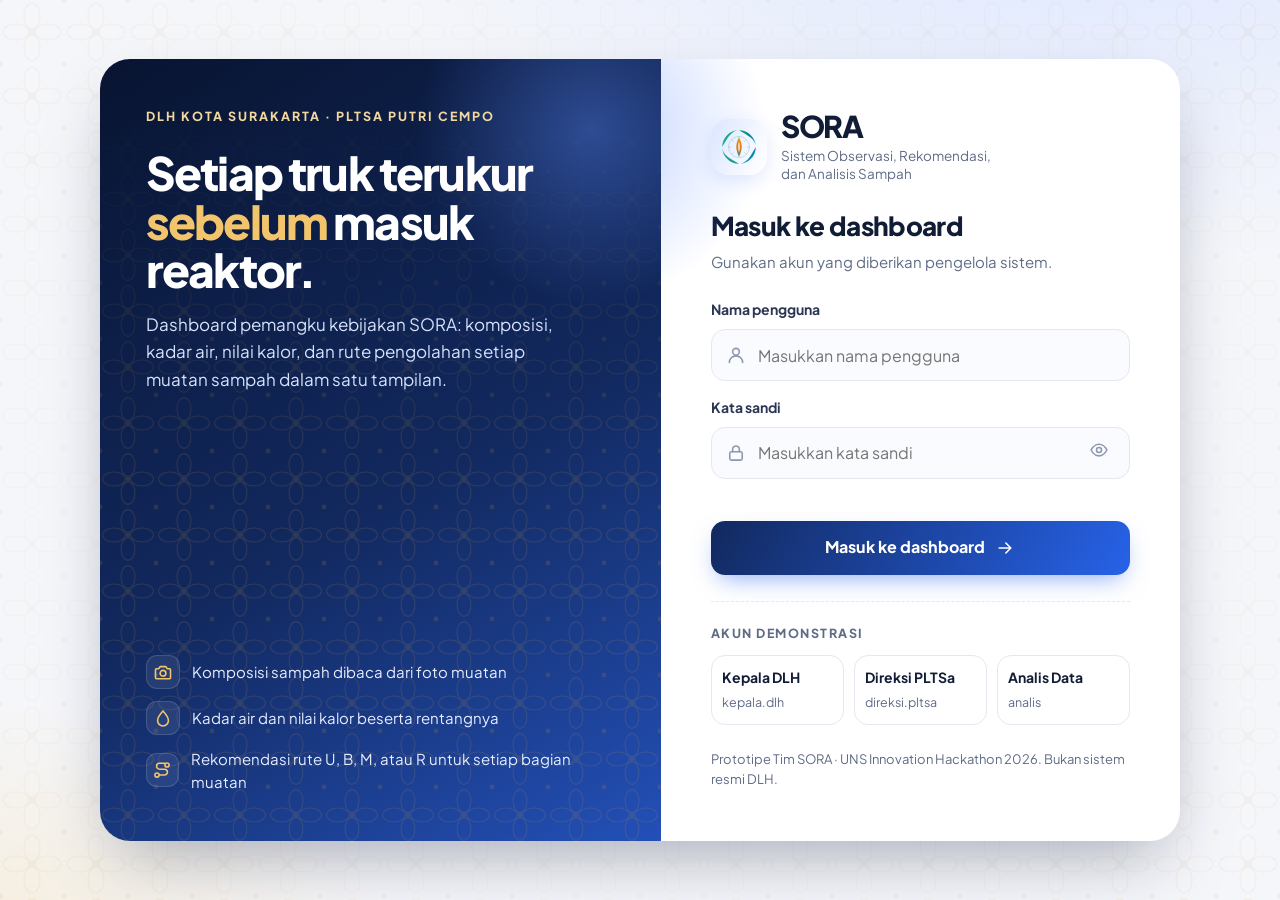
<file: demo/web/index.html>
<!doctype html>
<html lang="id">
<head>
<meta charset="utf-8">
<meta name="viewport" content="width=device-width,initial-scale=1">
<title>SORA · Dashboard Mutu Umpan PLTSa Putri Cempo</title>
<link rel="preconnect" href="https://fonts.googleapis.com">
<link rel="preconnect" href="https://fonts.gstatic.com" crossorigin>
<link href="https://fonts.googleapis.com/css2?family=Plus+Jakarta+Sans:wght@400;500;600;700;800&display=swap" rel="stylesheet">
<link rel="stylesheet" href="vendor/leaflet.css">
<link rel="stylesheet" href="css/sora.css">
</head>
<body>
<!-- Ikon (garis 24px) -->
<svg width="0" height="0" style="position:absolute" aria-hidden="true">
  <symbol id="i-home" viewBox="0 0 24 24"><path d="M3 10.5 12 3l9 7.5"/><path d="M5 9.5V20h5v-6h4v6h5V9.5"/></symbol>
  <symbol id="i-truck" viewBox="0 0 24 24"><path d="M3 6h11v10H3z"/><path d="M14 9h4l3 3.5V16h-7"/><circle cx="7" cy="17.5" r="1.8"/><circle cx="17.5" cy="17.5" r="1.8"/></symbol>
  <symbol id="i-map" viewBox="0 0 24 24"><path d="M9 4 3 6.5v13L9 17l6 2.5 6-2.5v-13L15 6.5z"/><path d="M9 4v13M15 6.5v13"/></symbol>
  <symbol id="i-pie" viewBox="0 0 24 24"><path d="M21 12.5A9 9 0 1 1 11.5 3v9.5z"/><path d="M14.5 3.2A9 9 0 0 1 20.8 9.5h-6.3z"/></symbol>
  <symbol id="i-route" viewBox="0 0 24 24"><circle cx="6" cy="18" r="2.5"/><circle cx="18" cy="6" r="2.5"/><path d="M8.5 18H15a3.5 3.5 0 0 0 0-7H9a3.5 3.5 0 0 1 0-7h6.5"/></symbol>
  <symbol id="i-flask" viewBox="0 0 24 24"><path d="M9 3h6M10 3v6L4.5 18.5A1.6 1.6 0 0 0 5.9 21h12.2a1.6 1.6 0 0 0 1.4-2.5L14 9V3"/><path d="M7.5 14h9"/></symbol>
  <symbol id="i-file" viewBox="0 0 24 24"><path d="M14 3H6.5A1.5 1.5 0 0 0 5 4.5v15A1.5 1.5 0 0 0 6.5 21h11a1.5 1.5 0 0 0 1.5-1.5V8z"/><path d="M14 3v5h5M9 13h6M9 17h6"/></symbol>
  <symbol id="i-user" viewBox="0 0 24 24"><circle cx="12" cy="8" r="4"/><path d="M4 21a8 8 0 0 1 16 0"/></symbol>
  <symbol id="i-lock" viewBox="0 0 24 24"><rect x="4.5" y="10.5" width="15" height="10" rx="2"/><path d="M8 10.5V7.5a4 4 0 0 1 8 0v3"/></symbol>
  <symbol id="i-eye" viewBox="0 0 24 24"><path d="M2.5 12S6 5 12 5s9.5 7 9.5 7-3.5 7-9.5 7-9.5-7-9.5-7z"/><circle cx="12" cy="12" r="3"/></symbol>
  <symbol id="i-out" viewBox="0 0 24 24"><path d="M15 4h3.5A1.5 1.5 0 0 1 20 5.5v13a1.5 1.5 0 0 1-1.5 1.5H15"/><path d="M10 16.5 14.5 12 10 7.5M14.5 12H4"/></symbol>
  <symbol id="i-menu" viewBox="0 0 24 24"><path d="M4 7h16M4 12h16M4 17h16"/></symbol>
  <symbol id="i-panel" viewBox="0 0 24 24"><rect x="3.5" y="4" width="17" height="16" rx="2"/><path d="M9.5 4v16"/></symbol>
  <symbol id="i-arrow-ur" viewBox="0 0 24 24"><path d="M7 17 17 7M8 7h9v9"/></symbol>
  <symbol id="i-arrow-r" viewBox="0 0 24 24"><path d="M5 12h14M13 6l6 6-6 6"/></symbol>
  <symbol id="i-drop" viewBox="0 0 24 24"><path d="M12 3.5s6.5 7 6.5 11.5a6.5 6.5 0 0 1-13 0C5.5 10.5 12 3.5 12 3.5z"/></symbol>
  <symbol id="i-zap" viewBox="0 0 24 24"><path d="M13 2.5 4.5 13.5h6.5l-1 8 8.5-11h-6.5z"/></symbol>
  <symbol id="i-scale" viewBox="0 0 24 24"><path d="M12 3v18M7 21h10M5 7h14"/><path d="M5 7 2.5 13a3 3 0 0 0 5 0zM19 7l-2.5 6a3 3 0 0 0 5 0z"/></symbol>
  <symbol id="i-alert" viewBox="0 0 24 24"><path d="M12 3.5 2.5 20h19z"/><path d="M12 10v4.5M12 17.2v.3"/></symbol>
  <symbol id="i-info" viewBox="0 0 24 24"><circle cx="12" cy="12" r="9"/><path d="M12 11v5.5M12 7.8v.3"/></symbol>
  <symbol id="i-down" viewBox="0 0 24 24"><path d="M12 4v11M7 10.5l5 5 5-5M5 20h14"/></symbol>
  <symbol id="i-up" viewBox="0 0 24 24"><path d="M12 15.5V4.5M7 9l5-5 5 5M5 20h14"/></symbol>
  <symbol id="i-print" viewBox="0 0 24 24"><path d="M7 9V3.5h10V9"/><rect x="3.5" y="9" width="17" height="8" rx="2"/><path d="M7 14h10v6.5H7z"/></symbol>
  <symbol id="i-leaf" viewBox="0 0 24 24"><path d="M5 19c0-8 5-14 15-14 0 10-6 15-14 15"/><path d="M5 19c3-4 6-6.5 9.5-8"/></symbol>
  <symbol id="i-check" viewBox="0 0 24 24"><path d="m5 12.5 4.5 4.5L19 7.5"/></symbol>
  <symbol id="i-filter" viewBox="0 0 24 24"><path d="M3.5 5h17l-6.5 8v6l-4 1.5V13z"/></symbol>
  <symbol id="i-layers" viewBox="0 0 24 24"><path d="m12 3 9 5-9 5-9-5z"/><path d="m3 13 9 5 9-5"/></symbol>
  <symbol id="i-camera" viewBox="0 0 24 24"><path d="M4 8h3l1.5-2.5h7L17 8h3a1 1 0 0 1 1 1v10a1 1 0 0 1-1 1H4a1 1 0 0 1-1-1V9a1 1 0 0 1 1-1z"/><circle cx="12" cy="13.5" r="3.5"/></symbol>
  <symbol id="i-grid" viewBox="0 0 24 24"><rect x="3.5" y="3.5" width="7" height="7" rx="1.5"/><rect x="13.5" y="3.5" width="7" height="7" rx="1.5"/><rect x="3.5" y="13.5" width="7" height="7" rx="1.5"/><rect x="13.5" y="13.5" width="7" height="7" rx="1.5"/></symbol>
  <symbol id="i-phone" viewBox="0 0 24 24"><rect x="6.5" y="2.5" width="11" height="19" rx="2.5"/><path d="M11 18.5h2"/></symbol>
  <symbol id="i-search" viewBox="0 0 24 24"><circle cx="11" cy="11" r="6.5"/><path d="m16 16 4.5 4.5"/></symbol>
  <symbol id="i-pin" viewBox="0 0 24 24"><path d="M12 21s-6.5-6.2-6.5-11A6.5 6.5 0 0 1 18.5 10c0 4.8-6.5 11-6.5 11z"/><circle cx="12" cy="10" r="2.3"/></symbol>
  <symbol id="i-refresh" viewBox="0 0 24 24"><path d="M19.5 12a7.5 7.5 0 1 1-2.2-5.3"/><path d="M19.5 4.5v4h-4"/></symbol>
  <symbol id="i-trend" viewBox="0 0 24 24"><path d="M3.5 17 9 11.5l4 4L20.5 8"/><path d="M15 8h5.5v5.5"/></symbol>
</svg>

<!-- ====================================================== LOGIN -->
<section id="login" class="login" hidden>
  <div class="login-card">
    <div class="login-art">
      <div class="eyebrow">DLH Kota Surakarta · PLTSa Putri Cempo</div>
      <h1>Setiap truk terukur <em>sebelum</em> masuk reaktor.</h1>
      <p class="lead">Dashboard pemangku kebijakan SORA: komposisi, kadar air, nilai kalor, dan rute pengolahan setiap muatan sampah dalam satu tampilan.</p>
      <div class="login-points">
        <div><span><svg class="ico"><use href="#i-camera"/></svg></span>Komposisi sampah dibaca dari foto muatan</div>
        <div><span><svg class="ico"><use href="#i-drop"/></svg></span>Kadar air dan nilai kalor beserta rentangnya</div>
        <div><span><svg class="ico"><use href="#i-route"/></svg></span>Rekomendasi rute U, B, M, atau R untuk setiap bagian muatan</div>
      </div>
    </div>
    <form class="login-form" id="loginForm" autocomplete="off" novalidate>
      <div class="login-logo">
        <img src="img/logo.svg" alt="">
        <div><strong>SORA</strong><small>Sistem Observasi, Rekomendasi,<br>dan Analisis Sampah</small></div>
      </div>
      <h2>Masuk ke dashboard</h2>
      <p class="sub">Gunakan akun yang diberikan pengelola sistem.</p>
      <label class="field"><span>Nama pengguna</span>
        <div class="input"><svg class="ico"><use href="#i-user"/></svg><input id="lgUser" name="u" placeholder="Masukkan nama pengguna" autocomplete="username"></div></label>
      <label class="field"><span>Kata sandi</span>
        <div class="input"><svg class="ico"><use href="#i-lock"/></svg><input id="lgPass" name="p" type="password" placeholder="Masukkan kata sandi" autocomplete="current-password">
          <button type="button" id="lgEye" aria-label="Tampilkan kata sandi"><svg class="ico"><use href="#i-eye"/></svg></button></div></label>
      <p class="login-error" id="lgErr" role="alert"></p>
      <button class="btn btn-primary block" type="submit">Masuk ke dashboard <svg class="ico"><use href="#i-arrow-r"/></svg></button>
      <div class="demo">
        <p>Akun demonstrasi</p>
        <div class="demo-row" id="demoRow"></div>
      </div>
      <p class="login-foot">Prototipe Tim SORA · UNS Innovation Hackathon 2026. Bukan sistem resmi DLH.</p>
    </form>
  </div>
</section>

<!-- ====================================================== APP -->
<div id="app" class="app" hidden>
  <header class="hdr">
    <div class="hdr-row">
      <a class="brand" href="#ringkasan" aria-label="SORA, ke Ringkasan">
        <img src="img/logo.svg" alt="">
        <div>
          <span class="brand-eyebrow">DLH Kota Surakarta · PLTSa Putri Cempo</span>
          <strong>SORA <em>Mutu Umpan PLTSa</em></strong>
          <small>Komposisi, kadar air, nilai kalor, dan rute pengolahan setiap muatan sampah</small>
        </div>
      </a>
      <div class="hdr-ctl">
        <div class="seg seg-dark" id="gHari" role="group" aria-label="Periode">
          <button data-h="7">7 hari</button><button data-h="14">14 hari</button><button data-h="30">30 hari</button>
        </div>
        <label class="sel-dark"><span class="sr">Jenis TPS</span><select id="gJenis"></select></label>
        <span class="pill-sim" title="Belum ada data lapangan. Angka muatan dibangkitkan komputer dengan rumus yang sama dengan aplikasi petugas. Model segmentasi di aplikasi dilatih dari data publik TACO dan ZeroWaste-f."><i></i>Data simulasi</span>
        <div class="who">
          <div class="av" id="whoAv">KD</div>
          <div class="who-txt"><b id="whoName">Kepala DLH</b><small id="whoRole">DLH Kota Surakarta</small></div>
          <button class="icon-btn" id="btnOut" title="Keluar" aria-label="Keluar"><svg class="ico"><use href="#i-out"/></svg></button>
        </div>
      </div>
    </div>
    <nav class="tabs" id="nav" aria-label="Halaman">
      <a href="#ringkasan" data-p="ringkasan"><svg class="ico"><use href="#i-grid"/></svg><span>Ringkasan</span></a>
      <a href="#peta" data-p="peta"><svg class="ico"><use href="#i-map"/></svg><span>Peta TPS</span></a>
      <a href="#muatan" data-p="muatan"><svg class="ico"><use href="#i-truck"/></svg><span>Muatan masuk</span></a>
      <a href="#komposisi" data-p="komposisi"><svg class="ico"><use href="#i-pie"/></svg><span>Komposisi</span></a>
      <a href="#rute" data-p="rute"><svg class="ico"><use href="#i-route"/></svg><span>Rute dan neraca</span></a>
      <a href="#model" data-p="model"><svg class="ico"><use href="#i-flask"/></svg><span>Model dan validasi</span></a>
      <a href="#laporan" data-p="laporan"><svg class="ico"><use href="#i-file"/></svg><span>Laporan</span><b class="badge" id="navImport" hidden></b></a>
      <span class="tabs-period" id="pillPeriod"></span>
    </nav>
  </header>
  <main class="pages" id="pages"></main>
</div>
<div class="toast" id="toast" role="status"></div>

<script src="vendor/echarts.min.js"></script>
<script src="vendor/leaflet.js"></script>
<script src="vendor/xlsx.mini.min.js"></script>
<script src="js/app.js"></script>
</body>
</html>
</file>
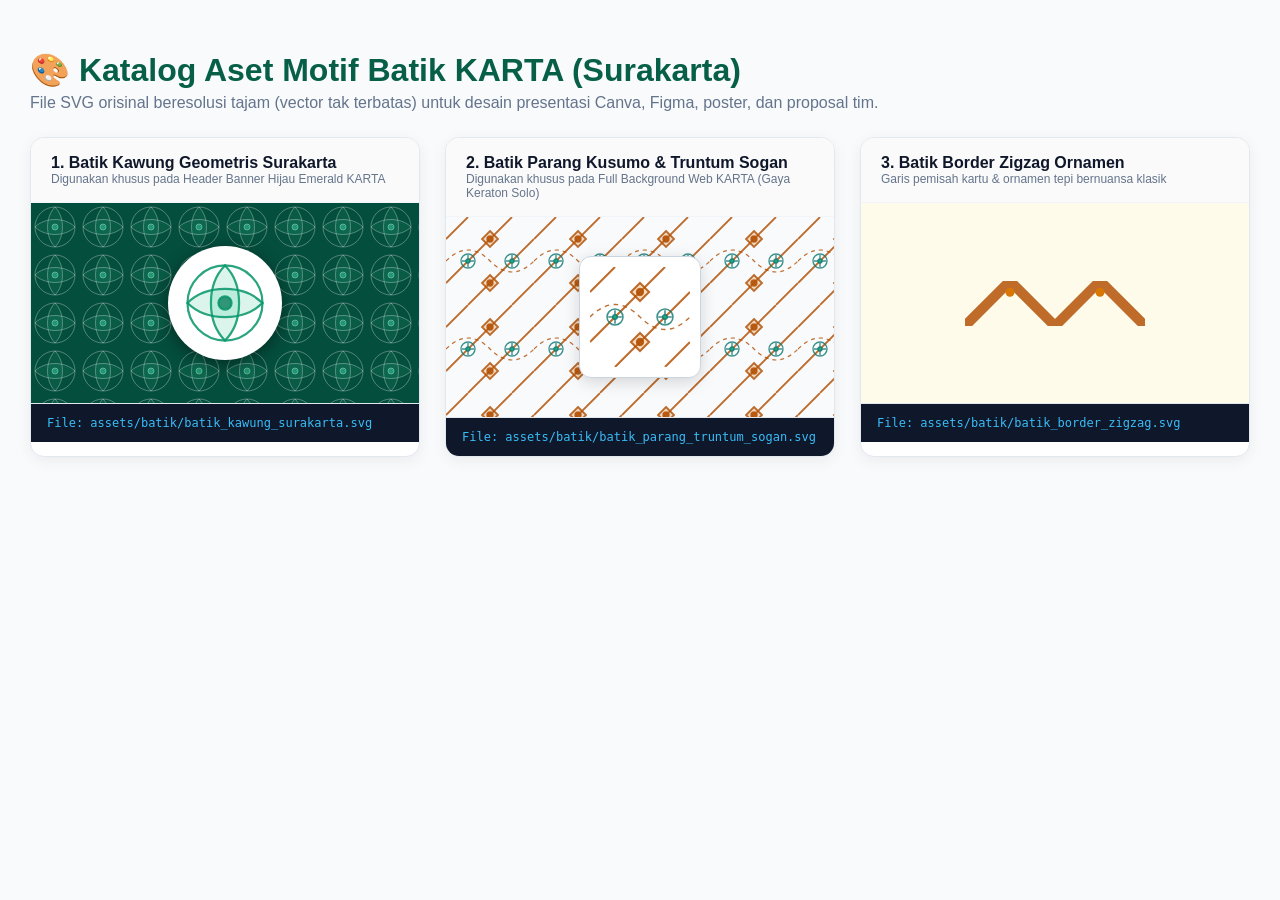
<file: assets/batik/preview_batik.html>
<!DOCTYPE html>
<html lang="id">
<head>
  <meta charset="UTF-8">
  <title>Pratinjau Aset Batik KARTA - Surakarta</title>
  <style>
    body {
      font-family: 'Segoe UI', Tahoma, Geneva, Verdana, sans-serif;
      margin: 0;
      padding: 30px;
      background-color: #F8FAFC;
      color: #1E293B;
    }
    h1 { color: #065F46; margin-bottom: 5px; }
    p { color: #64748B; margin-top: 0; }
    .grid {
      display: grid;
      grid-template-columns: repeat(auto-fit, minmax(320px, 1fr));
      gap: 25px;
      margin-top: 25px;
    }
    .card {
      background: white;
      border-radius: 14px;
      box-shadow: 0 4px 15px rgba(0,0,0,0.06);
      overflow: hidden;
      border: 1px solid #E2E8F0;
    }
    .card-header {
      padding: 16px 20px;
      border-bottom: 1px solid #F1F5F9;
      background: #FAFAFA;
    }
    .card-title {
      font-weight: 700;
      font-size: 16px;
      color: #0F172A;
    }
    .card-sub {
      font-size: 12px;
      color: #64748B;
    }
    .preview-box {
      height: 200px;
      display: flex;
      align-items: center;
      justify-content: center;
    }
    .tiled-bg-kawung {
      background-color: #064E3B;
      background-image: url('batik_header_emerald.svg');
      background-size: 48px 48px;
    }
    .tiled-bg-parang-truntum {
      background-color: #F8FAFC;
      background-image: url('batik_parang_truntum_sogan.svg');
      background-size: 88px 88px;
    }
    .code-box {
      background: #0F172A;
      color: #38BDF8;
      padding: 12px 16px;
      font-family: monospace;
      font-size: 12px;
      border-top: 1px solid #E2E8F0;
      word-break: break-all;
    }
  </style>
</head>
<body>
  <h1>🎨 Katalog Aset Motif Batik KARTA (Surakarta)</h1>
  <p>File SVG orisinal beresolusi tajam (vector tak terbatas) untuk desain presentasi Canva, Figma, poster, dan proposal tim.</p>

  <div class="grid">
    <!-- Card 1 -->
    <div class="card">
      <div class="card-header">
        <div class="card-title">1. Batik Kawung Geometris Surakarta</div>
        <div class="card-sub">Digunakan khusus pada Header Banner Hijau Emerald KARTA</div>
      </div>
      <div class="preview-box tiled-bg-kawung">
        <img src="batik_kawung_surakarta.svg" width="90" style="filter: drop-shadow(0 4px 8px rgba(0,0,0,0.4)); background: white; padding: 12px; border-radius: 50%;">
      </div>
      <div class="code-box">File: assets/batik/batik_kawung_surakarta.svg</div>
    </div>

    <!-- Card 2 -->
    <div class="card">
      <div class="card-header">
        <div class="card-title">2. Batik Parang Kusumo & Truntum Sogan</div>
        <div class="card-sub">Digunakan khusus pada Full Background Web KARTA (Gaya Keraton Solo)</div>
      </div>
      <div class="preview-box tiled-bg-parang-truntum">
        <img src="batik_parang_truntum_sogan.svg" width="100" style="filter: drop-shadow(0 4px 8px rgba(0,0,0,0.15)); background: white; padding: 10px; border-radius: 12px; border: 1px solid #CBD5E1;">
      </div>
      <div class="code-box">File: assets/batik/batik_parang_truntum_sogan.svg</div>
    </div>

    <!-- Card 3 -->
    <div class="card">
      <div class="card-header">
        <div class="card-title">3. Batik Border Zigzag Ornamen</div>
        <div class="card-sub">Garis pemisah kartu & ornamen tepi bernuansa klasik</div>
      </div>
      <div class="preview-box" style="background: #FFFBEB;">
        <img src="batik_border_zigzag.svg" width="180">
      </div>
      <div class="code-box">File: assets/batik/batik_border_zigzag.svg</div>
    </div>
  </div>
</body>
</html>
</file>
<file: demo/web/vendor/leaflet.css>
/* required styles */

.leaflet-pane,
.leaflet-tile,
.leaflet-marker-icon,
.leaflet-marker-shadow,
.leaflet-tile-container,
.leaflet-pane > svg,
.leaflet-pane > canvas,
.leaflet-zoom-box,
.leaflet-image-layer,
.leaflet-layer {
	position: absolute;
	left: 0;
	top: 0;
	}
.leaflet-container {
	overflow: hidden;
	}
.leaflet-tile,
.leaflet-marker-icon,
.leaflet-marker-shadow {
	-webkit-user-select: none;
	   -moz-user-select: none;
	        user-select: none;
	  -webkit-user-drag: none;
	}
/* Prevents IE11 from highlighting tiles in blue */
.leaflet-tile::selection {
	background: transparent;
}
/* Safari renders non-retina tile on retina better with this, but Chrome is worse */
.leaflet-safari .leaflet-tile {
	image-rendering: -webkit-optimize-contrast;
	}
/* hack that prevents hw layers "stretching" when loading new tiles */
.leaflet-safari .leaflet-tile-container {
	width: 1600px;
	height: 1600px;
	-webkit-transform-origin: 0 0;
	}
.leaflet-marker-icon,
.leaflet-marker-shadow {
	display: block;
	}
/* .leaflet-container svg: reset svg max-width decleration shipped in Joomla! (joomla.org) 3.x */
/* .leaflet-container img: map is broken in FF if you have max-width: 100% on tiles */
.leaflet-container .leaflet-overlay-pane svg {
	max-width: none !important;
	max-height: none !important;
	}
.leaflet-container .leaflet-marker-pane img,
.leaflet-container .leaflet-shadow-pane img,
.leaflet-container .leaflet-tile-pane img,
.leaflet-container img.leaflet-image-layer,
.leaflet-container .leaflet-tile {
	max-width: none !important;
	max-height: none !important;
	width: auto;
	padding: 0;
	}

.leaflet-container img.leaflet-tile {
	/* See: https://bugs.chromium.org/p/chromium/issues/detail?id=600120 */
	mix-blend-mode: plus-lighter;
}

.leaflet-container.leaflet-touch-zoom {
	-ms-touch-action: pan-x pan-y;
	touch-action: pan-x pan-y;
	}
.leaflet-container.leaflet-touch-drag {
	-ms-touch-action: pinch-zoom;
	/* Fallback for FF which doesn't support pinch-zoom */
	touch-action: none;
	touch-action: pinch-zoom;
}
.leaflet-container.leaflet-touch-drag.leaflet-touch-zoom {
	-ms-touch-action: none;
	touch-action: none;
}
.leaflet-container {
	-webkit-tap-highlight-color: transparent;
}
.leaflet-container a {
	-webkit-tap-highlight-color: rgba(51, 181, 229, 0.4);
}
.leaflet-tile {
	filter: inherit;
	visibility: hidden;
	}
.leaflet-tile-loaded {
	visibility: inherit;
	}
.leaflet-zoom-box {
	width: 0;
	height: 0;
	-moz-box-sizing: border-box;
	     box-sizing: border-box;
	z-index: 800;
	}
/* workaround for https://bugzilla.mozilla.org/show_bug.cgi?id=888319 */
.leaflet-overlay-pane svg {
	-moz-user-select: none;
	}

.leaflet-pane         { z-index: 400; }

.leaflet-tile-pane    { z-index: 200; }
.leaflet-overlay-pane { z-index: 400; }
.leaflet-shadow-pane  { z-index: 500; }
.leaflet-marker-pane  { z-index: 600; }
.leaflet-tooltip-pane   { z-index: 650; }
.leaflet-popup-pane   { z-index: 700; }

.leaflet-map-pane canvas { z-index: 100; }
.leaflet-map-pane svg    { z-index: 200; }

.leaflet-vml-shape {
	width: 1px;
	height: 1px;
	}
.lvml {
	behavior: url(#default#VML);
	display: inline-block;
	position: absolute;
	}


/* control positioning */

.leaflet-control {
	position: relative;
	z-index: 800;
	pointer-events: visiblePainted; /* IE 9-10 doesn't have auto */
	pointer-events: auto;
	}
.leaflet-top,
.leaflet-bottom {
	position: absolute;
	z-index: 1000;
	pointer-events: none;
	}
.leaflet-top {
	top: 0;
	}
.leaflet-right {
	right: 0;
	}
.leaflet-bottom {
	bottom: 0;
	}
.leaflet-left {
	left: 0;
	}
.leaflet-control {
	float: left;
	clear: both;
	}
.leaflet-right .leaflet-control {
	float: right;
	}
.leaflet-top .leaflet-control {
	margin-top: 10px;
	}
.leaflet-bottom .leaflet-control {
	margin-bottom: 10px;
	}
.leaflet-left .leaflet-control {
	margin-left: 10px;
	}
.leaflet-right .leaflet-control {
	margin-right: 10px;
	}


/* zoom and fade animations */

.leaflet-fade-anim .leaflet-popup {
	opacity: 0;
	-webkit-transition: opacity 0.2s linear;
	   -moz-transition: opacity 0.2s linear;
	        transition: opacity 0.2s linear;
	}
.leaflet-fade-anim .leaflet-map-pane .leaflet-popup {
	opacity: 1;
	}
.leaflet-zoom-animated {
	-webkit-transform-origin: 0 0;
	    -ms-transform-origin: 0 0;
	        transform-origin: 0 0;
	}
svg.leaflet-zoom-animated {
	will-change: transform;
}

.leaflet-zoom-anim .leaflet-zoom-animated {
	-webkit-transition: -webkit-transform 0.25s cubic-bezier(0,0,0.25,1);
	   -moz-transition:    -moz-transform 0.25s cubic-bezier(0,0,0.25,1);
	        transition:         transform 0.25s cubic-bezier(0,0,0.25,1);
	}
.leaflet-zoom-anim .leaflet-tile,
.leaflet-pan-anim .leaflet-tile {
	-webkit-transition: none;
	   -moz-transition: none;
	        transition: none;
	}

.leaflet-zoom-anim .leaflet-zoom-hide {
	visibility: hidden;
	}


/* cursors */

.leaflet-interactive {
	cursor: pointer;
	}
.leaflet-grab {
	cursor: -webkit-grab;
	cursor:    -moz-grab;
	cursor:         grab;
	}
.leaflet-crosshair,
.leaflet-crosshair .leaflet-interactive {
	cursor: crosshair;
	}
.leaflet-popup-pane,
.leaflet-control {
	cursor: auto;
	}
.leaflet-dragging .leaflet-grab,
.leaflet-dragging .leaflet-grab .leaflet-interactive,
.leaflet-dragging .leaflet-marker-draggable {
	cursor: move;
	cursor: -webkit-grabbing;
	cursor:    -moz-grabbing;
	cursor:         grabbing;
	}

/* marker & overlays interactivity */
.leaflet-marker-icon,
.leaflet-marker-shadow,
.leaflet-image-layer,
.leaflet-pane > svg path,
.leaflet-tile-container {
	pointer-events: none;
	}

.leaflet-marker-icon.leaflet-interactive,
.leaflet-image-layer.leaflet-interactive,
.leaflet-pane > svg path.leaflet-interactive,
svg.leaflet-image-layer.leaflet-interactive path {
	pointer-events: visiblePainted; /* IE 9-10 doesn't have auto */
	pointer-events: auto;
	}

/* visual tweaks */

.leaflet-container {
	background: #ddd;
	outline-offset: 1px;
	}
.leaflet-container a {
	color: #0078A8;
	}
.leaflet-zoom-box {
	border: 2px dotted #38f;
	background: rgba(255,255,255,0.5);
	}


/* general typography */
.leaflet-container {
	font-family: "Helvetica Neue", Arial, Helvetica, sans-serif;
	font-size: 12px;
	font-size: 0.75rem;
	line-height: 1.5;
	}


/* general toolbar styles */

.leaflet-bar {
	box-shadow: 0 1px 5px rgba(0,0,0,0.65);
	border-radius: 4px;
	}
.leaflet-bar a {
	background-color: #fff;
	border-bottom: 1px solid #ccc;
	width: 26px;
	height: 26px;
	line-height: 26px;
	display: block;
	text-align: center;
	text-decoration: none;
	color: black;
	}
.leaflet-bar a,
.leaflet-control-layers-toggle {
	background-position: 50% 50%;
	background-repeat: no-repeat;
	display: block;
	}
.leaflet-bar a:hover,
.leaflet-bar a:focus {
	background-color: #f4f4f4;
	}
.leaflet-bar a:first-child {
	border-top-left-radius: 4px;
	border-top-right-radius: 4px;
	}
.leaflet-bar a:last-child {
	border-bottom-left-radius: 4px;
	border-bottom-right-radius: 4px;
	border-bottom: none;
	}
.leaflet-bar a.leaflet-disabled {
	cursor: default;
	background-color: #f4f4f4;
	color: #bbb;
	}

.leaflet-touch .leaflet-bar a {
	width: 30px;
	height: 30px;
	line-height: 30px;
	}
.leaflet-touch .leaflet-bar a:first-child {
	border-top-left-radius: 2px;
	border-top-right-radius: 2px;
	}
.leaflet-touch .leaflet-bar a:last-child {
	border-bottom-left-radius: 2px;
	border-bottom-right-radius: 2px;
	}

/* zoom control */

.leaflet-control-zoom-in,
.leaflet-control-zoom-out {
	font: bold 18px 'Lucida Console', Monaco, monospace;
	text-indent: 1px;
	}

.leaflet-touch .leaflet-control-zoom-in, .leaflet-touch .leaflet-control-zoom-out  {
	font-size: 22px;
	}


/* layers control */

.leaflet-control-layers {
	box-shadow: 0 1px 5px rgba(0,0,0,0.4);
	background: #fff;
	border-radius: 5px;
	}
.leaflet-control-layers-toggle {
	background-image: url(images/layers.png);
	width: 36px;
	height: 36px;
	}
.leaflet-retina .leaflet-control-layers-toggle {
	background-image: url(images/layers-2x.png);
	background-size: 26px 26px;
	}
.leaflet-touch .leaflet-control-layers-toggle {
	width: 44px;
	height: 44px;
	}
.leaflet-control-layers .leaflet-control-layers-list,
.leaflet-control-layers-expanded .leaflet-control-layers-toggle {
	display: none;
	}
.leaflet-control-layers-expanded .leaflet-control-layers-list {
	display: block;
	position: relative;
	}
.leaflet-control-layers-expanded {
	padding: 6px 10px 6px 6px;
	color: #333;
	background: #fff;
	}
.leaflet-control-layers-scrollbar {
	overflow-y: scroll;
	overflow-x: hidden;
	padding-right: 5px;
	}
.leaflet-control-layers-selector {
	margin-top: 2px;
	position: relative;
	top: 1px;
	}
.leaflet-control-layers label {
	display: block;
	font-size: 13px;
	font-size: 1.08333em;
	}
.leaflet-control-layers-separator {
	height: 0;
	border-top: 1px solid #ddd;
	margin: 5px -10px 5px -6px;
	}

/* Default icon URLs */
.leaflet-default-icon-path { /* used only in path-guessing heuristic, see L.Icon.Default */
	background-image: url(images/marker-icon.png);
	}


/* attribution and scale controls */

.leaflet-container .leaflet-control-attribution {
	background: #fff;
	background: rgba(255, 255, 255, 0.8);
	margin: 0;
	}
.leaflet-control-attribution,
.leaflet-control-scale-line {
	padding: 0 5px;
	color: #333;
	line-height: 1.4;
	}
.leaflet-control-attribution a {
	text-decoration: none;
	}
.leaflet-control-attribution a:hover,
.leaflet-control-attribution a:focus {
	text-decoration: underline;
	}
.leaflet-attribution-flag {
	display: inline !important;
	vertical-align: baseline !important;
	width: 1em;
	height: 0.6669em;
	}
.leaflet-left .leaflet-control-scale {
	margin-left: 5px;
	}
.leaflet-bottom .leaflet-control-scale {
	margin-bottom: 5px;
	}
.leaflet-control-scale-line {
	border: 2px solid #777;
	border-top: none;
	line-height: 1.1;
	padding: 2px 5px 1px;
	white-space: nowrap;
	-moz-box-sizing: border-box;
	     box-sizing: border-box;
	background: rgba(255, 255, 255, 0.8);
	text-shadow: 1px 1px #fff;
	}
.leaflet-control-scale-line:not(:first-child) {
	border-top: 2px solid #777;
	border-bottom: none;
	margin-top: -2px;
	}
.leaflet-control-scale-line:not(:first-child):not(:last-child) {
	border-bottom: 2px solid #777;
	}

.leaflet-touch .leaflet-control-attribution,
.leaflet-touch .leaflet-control-layers,
.leaflet-touch .leaflet-bar {
	box-shadow: none;
	}
.leaflet-touch .leaflet-control-layers,
.leaflet-touch .leaflet-bar {
	border: 2px solid rgba(0,0,0,0.2);
	background-clip: padding-box;
	}


/* popup */

.leaflet-popup {
	position: absolute;
	text-align: center;
	margin-bottom: 20px;
	}
.leaflet-popup-content-wrapper {
	padding: 1px;
	text-align: left;
	border-radius: 12px;
	}
.leaflet-popup-content {
	margin: 13px 24px 13px 20px;
	line-height: 1.3;
	font-size: 13px;
	font-size: 1.08333em;
	min-height: 1px;
	}
.leaflet-popup-content p {
	margin: 17px 0;
	margin: 1.3em 0;
	}
.leaflet-popup-tip-container {
	width: 40px;
	height: 20px;
	position: absolute;
	left: 50%;
	margin-top: -1px;
	margin-left: -20px;
	overflow: hidden;
	pointer-events: none;
	}
.leaflet-popup-tip {
	width: 17px;
	height: 17px;
	padding: 1px;

	margin: -10px auto 0;
	pointer-events: auto;

	-webkit-transform: rotate(45deg);
	   -moz-transform: rotate(45deg);
	    -ms-transform: rotate(45deg);
	        transform: rotate(45deg);
	}
.leaflet-popup-content-wrapper,
.leaflet-popup-tip {
	background: white;
	color: #333;
	box-shadow: 0 3px 14px rgba(0,0,0,0.4);
	}
.leaflet-container a.leaflet-popup-close-button {
	position: absolute;
	top: 0;
	right: 0;
	border: none;
	text-align: center;
	width: 24px;
	height: 24px;
	font: 16px/24px Tahoma, Verdana, sans-serif;
	color: #757575;
	text-decoration: none;
	background: transparent;
	}
.leaflet-container a.leaflet-popup-close-button:hover,
.leaflet-container a.leaflet-popup-close-button:focus {
	color: #585858;
	}
.leaflet-popup-scrolled {
	overflow: auto;
	}

.leaflet-oldie .leaflet-popup-content-wrapper {
	-ms-zoom: 1;
	}
.leaflet-oldie .leaflet-popup-tip {
	width: 24px;
	margin: 0 auto;

	-ms-filter: "progid:DXImageTransform.Microsoft.Matrix(M11=0.70710678, M12=0.70710678, M21=-0.70710678, M22=0.70710678)";
	filter: progid:DXImageTransform.Microsoft.Matrix(M11=0.70710678, M12=0.70710678, M21=-0.70710678, M22=0.70710678);
	}

.leaflet-oldie .leaflet-control-zoom,
.leaflet-oldie .leaflet-control-layers,
.leaflet-oldie .leaflet-popup-content-wrapper,
.leaflet-oldie .leaflet-popup-tip {
	border: 1px solid #999;
	}


/* div icon */

.leaflet-div-icon {
	background: #fff;
	border: 1px solid #666;
	}


/* Tooltip */
/* Base styles for the element that has a tooltip */
.leaflet-tooltip {
	position: absolute;
	padding: 6px;
	background-color: #fff;
	border: 1px solid #fff;
	border-radius: 3px;
	color: #222;
	white-space: nowrap;
	-webkit-user-select: none;
	-moz-user-select: none;
	-ms-user-select: none;
	user-select: none;
	pointer-events: none;
	box-shadow: 0 1px 3px rgba(0,0,0,0.4);
	}
.leaflet-tooltip.leaflet-interactive {
	cursor: pointer;
	pointer-events: auto;
	}
.leaflet-tooltip-top:before,
.leaflet-tooltip-bottom:before,
.leaflet-tooltip-left:before,
.leaflet-tooltip-right:before {
	position: absolute;
	pointer-events: none;
	border: 6px solid transparent;
	background: transparent;
	content: "";
	}

/* Directions */

.leaflet-tooltip-bottom {
	margin-top: 6px;
}
.leaflet-tooltip-top {
	margin-top: -6px;
}
.leaflet-tooltip-bottom:before,
.leaflet-tooltip-top:before {
	left: 50%;
	margin-left: -6px;
	}
.leaflet-tooltip-top:before {
	bottom: 0;
	margin-bottom: -12px;
	border-top-color: #fff;
	}
.leaflet-tooltip-bottom:before {
	top: 0;
	margin-top: -12px;
	margin-left: -6px;
	border-bottom-color: #fff;
	}
.leaflet-tooltip-left {
	margin-left: -6px;
}
.leaflet-tooltip-right {
	margin-left: 6px;
}
.leaflet-tooltip-left:before,
.leaflet-tooltip-right:before {
	top: 50%;
	margin-top: -6px;
	}
.leaflet-tooltip-left:before {
	right: 0;
	margin-right: -12px;
	border-left-color: #fff;
	}
.leaflet-tooltip-right:before {
	left: 0;
	margin-left: -12px;
	border-right-color: #fff;
	}

/* Printing */

@media print {
	/* Prevent printers from removing background-images of controls. */
	.leaflet-control {
		-webkit-print-color-adjust: exact;
		print-color-adjust: exact;
		}
	}
</file>
<file: demo/web/css/sora.css>
/* SORA · Dashboard Pemangku Kebijakan
   Palet: biru SORA (sama dengan aplikasi petugas) + aksen emas sogan khas Surakarta. */
:root{
  --navy-950:#081431; --navy-900:#0c1d45; --navy-800:#12295f; --navy-700:#1a3a82;
  --blue:#2762e8; --blue-600:#1f52c9; --blue-50:#eaf1ff;
  --gold:#c9973f; --gold-600:#a97a26; --gold-100:#f6ead2; --cream:#fff6e4;
  --teal:#078879; --amber:#b56308; --slate:#5b6577; --red:#c2413a;
  --bg:#f3f5fa; --surface:#ffffff; --ink:#111c36; --ink-2:#2a3654; --muted:#5f6c86; --line:#e3e8f1; --line-2:#eef1f7;
  --r-U:#2865e8; --r-B:#b56308; --r-M:#078879; --r-R:#5b6577;
  --f-org:#11a792; --f-pla:#527df0; --f-ker:#e7b34b; --f-tek:#b09be8; --f-kay:#b88963; --f-ine:#9ba8ba;
  --radius:22px; --radius-sm:14px;
  --shadow-sm:0 1px 2px rgba(16,32,72,.05),0 2px 8px rgba(16,32,72,.04);
  --shadow:0 2px 6px rgba(16,32,72,.05),0 12px 32px rgba(16,32,72,.07);
  --shadow-lg:0 30px 70px -20px rgba(8,20,49,.35);
  --font:'Plus Jakarta Sans',system-ui,-apple-system,'Segoe UI',sans-serif;
  --kawung:url("data:image/svg+xml,%3Csvg xmlns='http://www.w3.org/2000/svg' width='64' height='64' viewBox='0 0 64 64'%3E%3Cg fill='none' stroke='%23c9973f' stroke-width='1.2'%3E%3Cellipse cx='32' cy='16' rx='8' ry='13'/%3E%3Cellipse cx='32' cy='48' rx='8' ry='13'/%3E%3Cellipse cx='16' cy='32' rx='13' ry='8'/%3E%3Cellipse cx='48' cy='32' rx='13' ry='8'/%3E%3Ccircle cx='32' cy='32' r='2.2' fill='%23c9973f'/%3E%3Ccircle cx='0' cy='0' r='2.2' fill='%23c9973f'/%3E%3Ccircle cx='64' cy='0' r='2.2' fill='%23c9973f'/%3E%3Ccircle cx='0' cy='64' r='2.2' fill='%23c9973f'/%3E%3Ccircle cx='64' cy='64' r='2.2' fill='%23c9973f'/%3E%3C/g%3E%3C/svg%3E");
}
*{box-sizing:border-box}
html,body{margin:0;height:100%}
body{font-family:var(--font);color:var(--ink);background:var(--bg);font-size:15.5px;line-height:1.55;-webkit-font-smoothing:antialiased;text-rendering:optimizeLegibility}
button,input,select{font:inherit;color:inherit}
button{cursor:pointer;border:0;background:none}
a{color:var(--blue)}
h1,h2,h3,h4{margin:0;letter-spacing:-.025em;line-height:1.18}
p{margin:0}
[hidden]{display:none!important}
.sr{position:absolute;width:1px;height:1px;overflow:hidden;clip:rect(0 0 0 0)}
:focus-visible{outline:3px solid #8fb0ff;outline-offset:2px;border-radius:8px}
.num{font-variant-numeric:tabular-nums}
.ico{width:20px;height:20px;flex:none;stroke:currentColor;fill:none;stroke-width:1.9;stroke-linecap:round;stroke-linejoin:round}

/* ---------------------------------------------------------------- Login */
.login{min-height:100vh;display:grid;place-items:center;padding:40px 20px;position:relative;overflow:hidden;
  background:radial-gradient(1200px 600px at 85% -10%,#dfe8ff 0%,transparent 60%),radial-gradient(900px 500px at -10% 110%,#f6ead2 0%,transparent 60%),#f5f6fa}
.login::before{content:"";position:absolute;inset:0;background:var(--kawung);opacity:.10;mask:radial-gradient(70% 70% at 50% 50%,transparent 40%,#000 100%);-webkit-mask:radial-gradient(70% 70% at 50% 50%,transparent 40%,#000 100%)}
.login-card{position:relative;width:min(1080px,100%);display:grid;grid-template-columns:1.08fr 1fr;background:var(--surface);border-radius:30px;box-shadow:var(--shadow-lg);overflow:hidden;animation:rise .7s cubic-bezier(.2,.8,.2,1) both}
.login-art{position:relative;padding:48px 46px;color:#fff;background:linear-gradient(150deg,var(--navy-950) 0%,var(--navy-800) 55%,#2350b8 100%);display:flex;flex-direction:column;min-height:600px;isolation:isolate}
.login-art::before{content:"";position:absolute;inset:0;background:var(--kawung);background-size:56px;opacity:.16;z-index:-1;mask:linear-gradient(180deg,transparent 0%,#000 55%);-webkit-mask:linear-gradient(180deg,transparent 0%,#000 55%)}
.login-art::after{content:"";position:absolute;right:-120px;top:-120px;width:380px;height:380px;border-radius:50%;background:radial-gradient(circle,#5e8dff66,transparent 65%);z-index:-1}
.eyebrow{font-size:12.5px;font-weight:750;letter-spacing:.16em;text-transform:uppercase}
.login-art .eyebrow{color:#f2d79e}
.login-art h1{font-size:46px;font-weight:800;letter-spacing:-.04em;margin:22px 0 18px;line-height:1.05}
.login-art h1 em{font-style:normal;color:#f2c56d}
.login-art p.lead{font-size:17px;color:#d6e1fb;max-width:440px;line-height:1.6}
.login-points{margin-top:auto;display:grid;gap:12px;padding-top:36px}
.login-points div{display:flex;gap:12px;align-items:center;font-size:15px;color:#e6edff}
.login-points span{width:34px;height:34px;border-radius:11px;background:#ffffff14;border:1px solid #ffffff22;display:grid;place-items:center;color:#f2c56d}
.login-form{padding:52px 50px;display:flex;flex-direction:column;justify-content:center}
.login-logo{display:flex;align-items:center;gap:14px;margin-bottom:28px}
.login-logo img{width:56px;height:56px;padding:8px;border-radius:18px;background:linear-gradient(145deg,#eef3ff,#fff);box-shadow:0 6px 18px #2762e822}
.login-logo strong{font-size:30px;font-weight:800;letter-spacing:-.04em;display:block;line-height:1}
.login-logo small{display:block;color:var(--muted);font-size:13.5px;margin-top:6px;line-height:1.35}
.login-form h2{font-size:26px;font-weight:800}
.login-form .sub{color:var(--muted);margin:8px 0 26px;font-size:15px}
.field{display:block;margin-bottom:16px}
.field span{display:block;font-size:14px;font-weight:700;margin-bottom:8px;color:var(--ink-2)}
.input{display:flex;align-items:center;gap:10px;border:1.5px solid var(--line);background:#fafbfe;border-radius:14px;padding:0 14px;height:52px;transition:border-color .2s,box-shadow .2s,background .2s}
.input:focus-within{border-color:var(--blue);background:#fff;box-shadow:0 0 0 4px #2762e81f}
.input .ico{color:#8c98b0}
.input input{flex:1;border:0;outline:0;background:none;font-size:16px;height:100%;min-width:0}
.btn{text-decoration:none;display:inline-flex;align-items:center;justify-content:center;gap:10px;height:48px;padding:0 20px;border-radius:14px;font-weight:750;font-size:15px;transition:transform .15s,box-shadow .2s,background .2s,color .2s;white-space:nowrap}
.btn:active{transform:translateY(1px)}
.btn-primary{color:#fff;background:linear-gradient(120deg,var(--navy-800),var(--blue));box-shadow:0 10px 24px -8px #2762e88c}
.btn-primary:hover{box-shadow:0 14px 30px -8px #2762e8b0}
.btn-gold{color:var(--navy-950);background:linear-gradient(120deg,#f6dca5,#e7b45a);box-shadow:0 10px 24px -10px #c9973f}
.btn-ghost{background:#fff;border:1.5px solid var(--line);color:var(--ink-2)}
.btn-ghost:hover{border-color:#c6d2ea;background:#f8faff}
.btn-light{background:#ffffff1a;color:#fff;border:1px solid #ffffff33}
.btn-light:hover{background:#ffffff29}
.btn.block{width:100%;height:54px;font-size:16px}
.login-error{color:var(--red);font-size:14px;font-weight:600;min-height:20px;margin:-4px 0 10px}
.demo{margin-top:26px;padding-top:22px;border-top:1px dashed var(--line)}
.demo p{font-size:12.5px;font-weight:750;letter-spacing:.12em;color:var(--muted);text-transform:uppercase;margin-bottom:12px}
.demo-row{display:grid;grid-template-columns:repeat(3,1fr);gap:10px}
.chip-btn{border:1.5px solid var(--line);border-radius:14px;padding:11px 10px;text-align:left;background:#fff;transition:all .2s}
.chip-btn:hover{border-color:var(--blue);background:var(--blue-50);transform:translateY(-1px)}
.chip-btn b{display:block;font-size:14px}
.chip-btn small{color:var(--muted);font-size:12.5px}
.login-foot{margin-top:24px;font-size:13px;color:var(--muted)}


/* ---------------------------------------------------------------- Kerangka satu layar */
.app{height:100vh;height:100dvh;display:flex;flex-direction:column;overflow:hidden;background:
  radial-gradient(900px 420px at 100% 0%,#e7eeff 0%,transparent 60%),var(--bg)}
.hdr{position:relative;margin:10px 12px 0;border-radius:20px;color:#fff;isolation:isolate;flex:none;
  background:linear-gradient(120deg,var(--navy-950) 0%,var(--navy-800) 58%,#244fb3 100%);box-shadow:0 14px 34px -18px #081431cc}
.hdr::before{content:"";position:absolute;inset:0;border-radius:inherit;background:var(--kawung);background-size:48px;opacity:.09;z-index:-1}
.hdr::after{content:"";position:absolute;left:22px;right:22px;bottom:-1px;height:3px;border-radius:3px;background:linear-gradient(90deg,var(--gold),#f2d79e 50%,transparent)}
.hdr-row{display:flex;align-items:center;gap:20px;padding:12px 18px 8px}
.brand{display:flex;align-items:center;gap:13px;color:#fff;text-decoration:none;min-width:0}
.brand img{width:46px;height:46px;padding:6px;border-radius:14px;background:#fff;flex:none;box-shadow:0 6px 16px #0006}
.brand-eyebrow{display:block;font-size:11px;font-weight:800;letter-spacing:.16em;text-transform:uppercase;color:#f2d79e}
.brand strong{display:block;font-size:21px;font-weight:800;letter-spacing:-.03em;line-height:1.2}
.brand strong em{font-style:normal;font-weight:700;color:#cfdcff;font-size:17px;margin-left:4px}
.brand small{display:block;font-size:12.5px;color:#b9c8ec;white-space:nowrap;overflow:hidden;text-overflow:ellipsis}
.hdr-ctl{margin-left:auto;display:flex;align-items:center;gap:10px;flex:none}
.seg{display:inline-flex;padding:4px;border-radius:12px;gap:2px;background:#eef2f9}
.seg button{height:32px;padding:0 13px;border-radius:9px;font-size:13.5px;font-weight:700;color:var(--muted);transition:background .2s,color .2s,box-shadow .2s}
.seg button.on{background:#fff;color:var(--navy-900);box-shadow:0 2px 6px #0c1d4522}
.seg-dark{background:#ffffff14;border:1px solid #ffffff22}
.seg-dark button{color:#c9d6f5}
.seg-dark button:hover{color:#fff}
.seg-dark button.on{background:#fff;color:var(--navy-900)}
.sel-dark select{height:42px;border-radius:12px;border:1px solid #ffffff2e;background:#ffffff14 url("data:image/svg+xml,%3Csvg xmlns='http://www.w3.org/2000/svg' width='12' height='8'%3E%3Cpath d='M1 1l5 5 5-5' fill='none' stroke='%23fff' stroke-width='1.8'/%3E%3C/svg%3E") no-repeat right 12px center;color:#fff;padding:0 34px 0 13px;font-size:13.5px;font-weight:700;appearance:none;-webkit-appearance:none;cursor:pointer}
.sel-dark select option{color:var(--ink)}
.pill-sim{display:inline-flex;align-items:center;gap:7px;height:32px;padding:0 12px;border-radius:99px;background:#f6dca526;border:1px solid #f2d79e55;color:#f6e2b6;font-size:12.5px;font-weight:700;white-space:nowrap;cursor:help}
.pill-sim i{width:7px;height:7px;border-radius:50%;background:#f2c56d;box-shadow:0 0 0 3px #f2c56d33;animation:blink 2.4s ease-in-out infinite}
.who{display:flex;align-items:center;gap:10px;padding-left:12px;border-left:1px solid #ffffff22}
.av{width:38px;height:38px;border-radius:12px;display:grid;place-items:center;font-weight:800;font-size:13.5px;color:var(--navy-950);background:linear-gradient(140deg,#f6dca5,#e1aa4d);flex:none}
.who-txt b{display:block;font-size:13.5px;line-height:1.2}
.who-txt small{display:block;font-size:11.5px;color:#b9c8ec}
.icon-btn{width:38px;height:38px;border-radius:11px;display:grid;place-items:center;color:#d8e2fb;transition:background .2s}
.icon-btn:hover{background:#ffffff1c;color:#fff}
.tabs{display:flex;align-items:center;gap:4px;padding:0 14px 12px;overflow-x:auto;scrollbar-width:none}
.tabs::-webkit-scrollbar{display:none}
.tabs a{position:relative;display:inline-flex;align-items:center;gap:8px;height:38px;padding:0 15px;border-radius:11px;color:#cad7f6;text-decoration:none;font-weight:700;font-size:14px;white-space:nowrap;border:1px solid #ffffff1a;background:#ffffff0a;transition:background .2s,color .2s,transform .2s}
.tabs a .ico{width:17px;height:17px}
.tabs a:hover{background:#ffffff1a;color:#fff}
.tabs a.on{background:#fff;color:var(--navy-900);border-color:#fff;box-shadow:0 6px 16px -6px #0008}
.tabs a.on .ico{color:var(--blue)}
.badge{min-width:20px;height:20px;border-radius:99px;background:var(--gold);color:var(--navy-950);font-size:11.5px;font-weight:800;display:grid;place-items:center;padding:0 6px}
.tabs-period{margin-left:auto;font-size:12.5px;color:#b9c8ec;white-space:nowrap;padding-left:12px}

.pages{flex:1;min-height:0;padding:12px;overflow:hidden}
.page{height:100%;min-height:0;display:grid;gap:12px}
.page > *{min-width:0;min-height:0}
.page > *,.col > *{animation:rise .55s cubic-bezier(.2,.8,.2,1) both;animation-delay:calc(var(--i,0) * 60ms)}
.col{display:grid;gap:12px;min-height:0;min-width:0}

/* ---------------------------------------------------------------- Panel */
.panel{background:var(--surface);border:1px solid var(--line);border-radius:18px;box-shadow:var(--shadow-sm);padding:14px 16px;display:flex;flex-direction:column;min-height:0;min-width:0;position:relative;transition:box-shadow .25s}
.panel:hover{box-shadow:var(--shadow)}
.ph{display:flex;align-items:flex-start;gap:10px;margin-bottom:8px;flex:none}
.ph h3{font-size:16px;font-weight:800;letter-spacing:-.02em}
.ph p{font-size:12.5px;color:var(--muted);margin-top:2px;line-height:1.4}
.ph .tags{margin-left:auto;display:flex;gap:6px;flex:none}
.tag{font-size:10.5px;font-weight:800;letter-spacing:.1em;text-transform:uppercase;color:var(--blue);background:var(--blue-50);border:1px solid #d6e3ff;border-radius:99px;padding:3px 9px;white-space:nowrap}
.tag.gold{color:var(--gold-600);background:var(--cream);border-color:#f0dcb2}
.chart{flex:1;min-height:0;width:100%}
.scroll{flex:1;min-height:0;overflow:auto;scrollbar-width:thin}
.scroll::-webkit-scrollbar{width:8px;height:8px}
.scroll::-webkit-scrollbar-thumb{background:#d5ddeb;border-radius:8px}

/* KPI */
.kpis{display:grid;grid-template-columns:repeat(5,1fr);gap:12px}
.kpis.k4{grid-template-columns:repeat(4,1fr)}
.kpi{position:relative;background:#fff;border:1px solid var(--line);border-radius:16px;padding:11px 16px 11px 18px;box-shadow:var(--shadow-sm);overflow:hidden;transition:transform .2s,box-shadow .2s}
.kpi::before{content:"";position:absolute;left:0;top:12px;bottom:12px;width:4px;border-radius:0 4px 4px 0;background:var(--accent,var(--blue))}
.kpi:hover{transform:translateY(-2px);box-shadow:var(--shadow)}
.kpi .k{font-size:11.5px;font-weight:800;letter-spacing:.09em;text-transform:uppercase;color:var(--muted);display:flex;align-items:center;gap:6px}
.kpi .k .ico{width:15px;height:15px;color:var(--accent,var(--blue))}
.kpi .v{font-size:28px;font-weight:800;letter-spacing:-.035em;line-height:1.15;margin-top:3px;white-space:nowrap}
.kpi .v small{font-size:14px;font-weight:700;color:var(--muted);margin-left:4px;letter-spacing:0}
.kpi .f{font-size:12px;color:var(--muted);white-space:nowrap;overflow:hidden;text-overflow:ellipsis}
.kpi .f b{color:var(--ink-2)}

/* Temuan */
.findings{display:grid;gap:9px;align-content:start}
.finding{display:grid;grid-template-columns:28px 1fr;gap:10px;align-items:start}
.finding .n{width:28px;height:28px;border-radius:50%;background:var(--navy-900);color:#fff;font-weight:800;font-size:13px;display:grid;place-items:center}
.finding p{font-size:13.5px;line-height:1.5;color:var(--ink-2)}
.finding p b{color:var(--ink)}
.hl-r{color:#b4332b;font-weight:700}.hl-b{color:var(--blue);font-weight:700}.hl-g{color:var(--teal);font-weight:700}.hl-a{color:var(--amber);font-weight:700}
.howto{margin-top:auto;padding-top:9px;border-top:1px dashed var(--line);font-size:12.5px;color:var(--muted);line-height:1.5}
.howto b{color:var(--ink-2)}

/* Rute */
.rb{display:inline-flex;align-items:center;gap:6px;height:24px;padding:0 9px;border-radius:8px;font-size:12px;font-weight:800;white-space:nowrap;color:var(--c);background:color-mix(in srgb,var(--c) 12%,#fff)}
.rb i{width:17px;height:17px;border-radius:5px;background:var(--c);color:#fff;font-style:normal;font-size:11px;display:grid;place-items:center}
.rcards{display:grid;grid-template-columns:repeat(4,1fr);gap:12px}
.rcard{background:#fff;border:1px solid var(--line);border-radius:16px;padding:12px 15px;box-shadow:var(--shadow-sm);display:grid;grid-template-columns:44px 1fr;gap:4px 12px;align-items:center;transition:transform .2s,box-shadow .2s}
.rcard:hover{transform:translateY(-2px);box-shadow:var(--shadow)}
.rcard .L{grid-row:span 2;width:44px;height:44px;border-radius:13px;background:var(--c);color:#fff;font-weight:800;font-size:21px;display:grid;place-items:center;box-shadow:0 8px 16px -8px var(--c)}
.rcard .nm{font-weight:800;font-size:15px;line-height:1.25}
.rcard .to{font-size:12px;color:var(--muted);line-height:1.3}
.rcard .nums{grid-column:1/-1;display:flex;align-items:baseline;gap:8px;margin-top:6px}
.rcard .nums b{font-size:24px;font-weight:800;letter-spacing:-.03em}
.rcard .nums span{font-size:12.5px;color:var(--muted)}
.rcard .nums .pct{margin-left:auto;font-weight:800;font-size:15px;color:var(--c)}
.rcard .bar{grid-column:1/-1;height:6px;border-radius:6px;background:#eef1f7;overflow:hidden}
.rcard .bar i{display:block;height:100%;width:0;background:var(--c);border-radius:6px;transition:width 1s cubic-bezier(.2,.8,.2,1)}
.ladder{display:grid;gap:7px;align-content:start}
.step-r{display:grid;grid-template-columns:26px 1fr auto;gap:10px;align-items:center;padding:8px 10px;border-radius:12px;border:1px solid var(--line-2);background:#fbfcfe;transition:border-color .2s,background .2s}
.step-r:hover{border-color:#cfdaf0;background:#f6f9ff}
.step-r .n{width:26px;height:26px;border-radius:8px;background:#eef2f9;font-weight:800;font-size:12.5px;display:grid;place-items:center;color:var(--ink-2)}
.step-r b{display:block;font-size:13.5px;line-height:1.3}
.step-r small{display:block;font-size:12px;color:var(--muted);line-height:1.35}
.minis{display:grid;grid-template-columns:repeat(4,1fr);gap:12px}

/* Tabel */
table{width:100%;border-collapse:separate;border-spacing:0;font-size:13px}
th{position:sticky;top:0;z-index:1;background:#f6f8fc;text-align:left;font-size:11.5px;font-weight:800;letter-spacing:.06em;text-transform:uppercase;color:var(--muted);padding:9px 10px;border-bottom:1px solid var(--line);white-space:nowrap}
td{padding:8px 10px;border-bottom:1px solid var(--line-2);white-space:nowrap}
tbody tr{transition:background .15s}
tbody tr:hover{background:#f6f9ff}
.r{text-align:right}
.tbl-wrap{flex:1;min-height:0;overflow:auto;border:1px solid var(--line);border-radius:12px}
.stack{display:flex;height:9px;border-radius:5px;overflow:hidden;width:120px;background:#eef1f7}
.stack i{display:block;height:100%}
.meter{display:flex;align-items:center;gap:8px}
.meter span{width:70px;height:7px;border-radius:5px;background:#eef1f7;overflow:hidden}
.meter span i{display:block;height:100%;border-radius:5px}
.flag{display:inline-block;font-size:11px;font-weight:800;padding:2px 7px;border-radius:6px;background:#fff1e0;color:#9a5208}
.src{display:inline-block;font-size:11px;font-weight:800;padding:2px 7px;border-radius:6px;background:#e9f6f1;color:#0d7a5e}

/* Toolbar dan form */
.toolbar{display:flex;align-items:center;gap:10px;flex-wrap:wrap}
.toolbar .grow{flex:1}
.select,.text{height:38px;border:1.5px solid var(--line);border-radius:11px;background:#fff;padding:0 12px;font-size:13.5px;min-width:0}
.select{padding-right:30px;appearance:none;-webkit-appearance:none;background:#fff url("data:image/svg+xml,%3Csvg xmlns='http://www.w3.org/2000/svg' width='12' height='8'%3E%3Cpath d='M1 1l5 5 5-5' fill='none' stroke='%235f6c86' stroke-width='1.8'/%3E%3C/svg%3E") no-repeat right 11px center;cursor:pointer}
.select:focus,.text:focus{outline:0;border-color:var(--blue);box-shadow:0 0 0 3px #2762e81f}
.searchbox{position:relative;display:flex;align-items:center}
.searchbox .ico{position:absolute;left:11px;width:16px;height:16px;color:#8c98b0}
.searchbox .text{padding-left:34px;width:240px}
.btn-sm{height:38px;padding:0 14px;border-radius:11px;font-size:13.5px;gap:8px}
.btn-sm .ico{width:17px;height:17px}
.count{font-size:13px;color:var(--muted)}
.count b{color:var(--ink)}
.fgrid{display:grid;gap:10px}
.fgrid label{display:grid;gap:5px;font-size:12.5px;font-weight:700;color:var(--ink-2)}
.fgrid .two{display:grid;grid-template-columns:1fr 1fr;gap:10px}
.fgrid label.swl,.swl{display:flex;justify-content:space-between;align-items:center;gap:10px;font-size:12.5px;font-weight:700;color:var(--ink-2)}
.switch{appearance:none;-webkit-appearance:none;flex:none;width:38px;height:22px;border-radius:99px;background:#d5ddeb;position:relative;cursor:pointer;transition:background .2s;margin:0}
.switch::after{content:"";position:absolute;top:3px;left:3px;width:16px;height:16px;border-radius:50%;background:#fff;transition:left .2s;box-shadow:0 1px 3px #0003}
.switch:checked{background:var(--blue)}
.switch:checked::after{left:19px}
.actions{display:grid;gap:8px}
.sumrow{display:grid;grid-template-columns:repeat(5,1fr);gap:10px;margin-bottom:10px;flex:none}
.sum{border:1px solid var(--line);border-radius:12px;padding:8px 12px;background:#fbfcfe}
.sum span{display:block;font-size:11px;font-weight:800;letter-spacing:.08em;text-transform:uppercase;color:var(--muted)}
.sum b{font-size:19px;font-weight:800;letter-spacing:-.02em}
.drop{display:flex;align-items:center;gap:12px;border:1.5px dashed #c7d3ea;border-radius:14px;padding:12px;background:#f8faff;cursor:pointer;transition:border-color .2s,background .2s}
.drop:hover,.drop.drag{border-color:var(--blue);background:#eef4ff}
.drop .di{width:40px;height:40px;border-radius:12px;background:#e3ecff;color:var(--blue);display:grid;place-items:center;flex:none}
.drop b{display:block;font-size:13.5px}
.drop small{display:block;font-size:12px;color:var(--muted)}
.linkbtn{font-size:12.5px;font-weight:700;color:var(--red);text-decoration:underline;margin-top:6px}
.sep{height:1px;background:var(--line-2);margin:4px 0}
.mini-title{font-size:11.5px;font-weight:800;letter-spacing:.12em;text-transform:uppercase;color:var(--gold-600)}

/* Peta */
.mapbox{position:relative;flex:1;min-height:0;border-radius:14px;overflow:hidden;border:1px solid var(--line);background:#e9eef6}
.mapbox .lmap{position:absolute;inset:0}
.mfloat{position:absolute;z-index:500;background:#ffffffef;border:1px solid var(--line);border-radius:14px;box-shadow:var(--shadow);padding:10px 13px;backdrop-filter:blur(6px)}
.mlegend{left:12px;bottom:12px;font-size:12.5px;min-width:170px}
.mlegend h5{margin:0 0 6px;font-size:12.5px;font-weight:800}
.mlegend .row{display:flex;align-items:center;gap:8px;margin:3px 0;color:var(--ink-2)}
.mlegend .sw{width:12px;height:12px;border-radius:50%;flex:none;border:2px solid #fff;box-shadow:0 0 0 1px #0002}
.mlegend .note{font-size:11.5px;color:var(--muted);margin-top:5px;max-width:200px}
.mstat{right:12px;top:12px;min-width:190px}
.mstat .k{font-size:10.5px;font-weight:800;letter-spacing:.12em;text-transform:uppercase;color:var(--muted)}
.mstat .v{font-size:22px;font-weight:800;letter-spacing:-.03em}
.mstat .s{font-size:12px;color:var(--muted)}
.pltsa-pin{width:46px;height:46px;border-radius:15px;display:grid;place-items:center;color:#fff;font-size:11px;font-weight:800;background:linear-gradient(140deg,#0c1d45,#2762e8);border:2px solid #fff;animation:beacon 2.6s ease-in-out infinite}
.flow{stroke-dasharray:7 9;animation:flow 1.4s linear infinite}
.tlabel{background:#fff;border:0;border-radius:8px;box-shadow:0 2px 8px #0c1d4526;font-family:var(--font);font-weight:800;font-size:11.5px;color:var(--navy-900);padding:3px 7px}
.tlabel::before{display:none}
.leaflet-container{font-family:var(--font)}
.leaflet-popup-content-wrapper{border-radius:14px;box-shadow:var(--shadow-lg)}
.leaflet-popup-content{margin:13px 15px;font-size:13px;min-width:230px}
.pop h4{font-size:15px;font-weight:800;margin-bottom:2px}
.pop .meta{font-size:12px;color:var(--muted);margin-bottom:8px}
.pop .kv{display:grid;grid-template-columns:auto auto;gap:3px 14px;font-size:12.5px}
.pop .kv b{text-align:right}
.pop .stack{width:100%;margin:9px 0 4px;height:10px}
.leaflet-control-layers{border-radius:12px!important;border:1px solid var(--line)!important;box-shadow:var(--shadow)!important;font-size:12.5px}
.rank{display:grid;gap:5px;align-content:start}
.rank button{display:grid;grid-template-columns:24px 1fr auto;gap:9px;align-items:center;text-align:left;padding:6px 8px;border-radius:10px;transition:background .15s}
.rank button:hover,.rank button.on{background:#f1f5fd}
.rank .no{width:24px;height:24px;border-radius:7px;font-size:12px;font-weight:800;display:grid;place-items:center}
.rank b{display:block;font-size:13px;line-height:1.25}
.rank small{display:block;font-size:11.5px;color:var(--muted)}
.rank .val{font-weight:800;font-size:13.5px}
.rank .barx{grid-column:2/-1;height:4px;border-radius:4px;background:#eef1f7;overflow:hidden;margin-top:-2px}
.rank .barx i{display:block;height:100%;border-radius:4px}
.profile .kv{display:grid;grid-template-columns:1fr 1fr;gap:6px}
.profile .kv div{border:1px solid var(--line-2);border-radius:10px;padding:6px 9px;background:#fbfcfe}
.profile .kv span{display:block;font-size:10.5px;font-weight:800;letter-spacing:.08em;text-transform:uppercase;color:var(--muted)}
.profile .kv b{font-size:15px}
.profile .stack{width:100%;height:10px;margin-top:8px}
.legend-inline{display:flex;flex-wrap:wrap;gap:4px 10px;margin-top:6px;font-size:11.5px;color:var(--muted)}
.legend-inline i{display:inline-block;width:9px;height:9px;border-radius:3px;margin-right:4px;vertical-align:-1px}

/* Model */
.notice{display:flex;gap:10px;align-items:center;padding:10px 14px;border-radius:14px;background:#eef4ff;border:1px solid #d2e0ff;font-size:13.5px;color:#1d3266}
.notice .ico{color:var(--blue)}
.mcards{display:grid;grid-template-columns:repeat(3,1fr);gap:12px}
.mcard{background:#fff;border:1px solid var(--line);border-radius:16px;padding:12px 15px;box-shadow:var(--shadow-sm)}
.mcard .st{display:inline-flex;align-items:center;gap:6px;font-size:11.5px;font-weight:800;padding:3px 9px;border-radius:99px}
.mcard .st i{width:7px;height:7px;border-radius:50%;background:currentColor}
.st.warn{background:#fff3e2;color:#9a5208}.st.ok{background:#e6f6f0;color:#0d7a5e}
.mcard h4{font-size:15.5px;font-weight:800;margin:7px 0 3px}
.mcard p{font-size:12.5px;color:var(--muted);line-height:1.45}
.mcard ul{margin:6px 0 0;padding-left:17px;font-size:12.5px;color:var(--ink-2);line-height:1.5}
.split{display:grid;gap:8px;align-content:start}
.split .blk{border-radius:12px;padding:9px 12px;color:#fff;font-size:12.5px}
.split .blk b{display:block;font-size:16px}
.split .all{background:linear-gradient(120deg,var(--navy-900),var(--blue))}
.split .two{display:grid;grid-template-columns:1.6fr 1fr;gap:8px}
.split .dev{background:#1a3a82}
.split .test{background:linear-gradient(140deg,#b58226,#d9a64a)}
.folds{display:grid;grid-template-columns:repeat(5,1fr);gap:6px}
.folds div{border:1.5px solid var(--line);border-radius:10px;padding:6px 4px;text-align:center;font-size:11.5px;font-weight:700;color:var(--ink-2);transition:all .35s}
.folds div small{display:block;font-weight:600;color:var(--muted);font-size:10.5px}
.folds div.val{border-color:var(--gold);background:var(--cream);color:var(--gold-600);transform:translateY(-2px)}
.split p{font-size:12px;color:var(--muted);line-height:1.45}
.segtabs{display:inline-flex;gap:2px;background:#eef2f9;border-radius:10px;padding:3px;margin-left:auto}
.segtabs button{height:28px;padding:0 11px;border-radius:8px;font-size:12.5px;font-weight:700;color:var(--muted)}
.segtabs button.on{background:#fff;color:var(--navy-900);box-shadow:0 1px 4px #0c1d4522}
ol.refs{margin:0;padding-left:18px;font-size:12.5px;color:var(--ink-2);line-height:1.55}

/* Toast */
.toast{position:fixed;left:50%;bottom:24px;transform:translate(-50%,20px);opacity:0;pointer-events:none;background:var(--navy-900);color:#fff;padding:12px 18px;border-radius:12px;font-size:14px;font-weight:600;box-shadow:var(--shadow-lg);transition:all .3s;z-index:2000}
.toast.show{opacity:1;transform:translate(-50%,0)}

/* ---------------------------------------------------------------- Tata letak tiap halaman (layar lebar) */
.p-ringkasan{grid-template-rows:auto 1fr}
.p-ringkasan .main{display:grid;grid-template-columns:1.25fr 1fr;gap:12px;min-height:0}
.p-ringkasan .right{grid-template-rows:minmax(0,1fr) auto}
.p-peta{grid-template-columns:1fr 360px}
.p-peta .side{grid-template-rows:auto 1fr auto}
.p-muatan{grid-template-rows:auto minmax(0,.95fr) minmax(0,1fr)}
.p-muatan .top{display:grid;grid-template-columns:1.3fr 1fr;gap:12px;min-height:0}
.p-komposisi{grid-template-columns:.9fr 1.3fr;grid-template-rows:1fr 1fr}
.p-rute{grid-template-rows:auto 1fr auto}
.p-rute .mid{display:grid;grid-template-columns:1.5fr 1fr;gap:12px;min-height:0}
.p-model{grid-template-rows:auto auto 1fr}
.p-model .bottom{display:grid;grid-template-columns:1fr 1fr 1.2fr;gap:12px;min-height:0}
.p-laporan{grid-template-columns:330px 1fr}

/* ---------------------------------------------------------------- Animasi */
@keyframes rise{from{opacity:0;transform:translateY(14px)}to{opacity:1;transform:none}}
@keyframes blink{0%,100%{opacity:1}50%{opacity:.45}}
@keyframes beacon{0%,100%{box-shadow:0 0 0 6px #2762e833,0 10px 20px #0c1d4566}50%{box-shadow:0 0 0 13px #2762e811,0 10px 20px #0c1d4566}}
@keyframes flow{to{stroke-dashoffset:-32}}
@media (prefers-reduced-motion:reduce){*{animation:none!important;transition:none!important}}

/* ---------------------------------------------------------------- Layar sempit atau pendek: boleh gulir */
@media (max-width:1180px){
  .brand small,.who-txt{display:none}
  .kpis{grid-template-columns:repeat(3,1fr)}
}
@media (min-width:1024px) and (max-height:820px){
  .hdr{margin-top:8px}
  .hdr-row{padding:8px 16px 6px}
  .brand img{width:40px;height:40px;padding:5px;border-radius:12px}
  .brand small{display:none}
  .tabs{padding-bottom:9px}
  .tabs a{height:34px;padding:0 13px;font-size:13.5px}
  .pages{padding:10px 12px}
  .page{gap:10px}
  .kpi{padding:8px 14px 8px 17px}
  .kpi .v{font-size:25px}
  .p-ringkasan .howto{display:none}
  .panel{padding:12px 14px}
}
@media (max-width:1023px),(max-height:620px){
  .app{height:auto;min-height:100vh;overflow:visible}
  .pages{overflow:visible}
  .page{height:auto;grid-template-columns:1fr!important;grid-template-rows:none!important}
  .p-ringkasan .main,.p-muatan .top,.p-rute .mid,.p-model .bottom{grid-template-columns:1fr}
  .chart{min-height:300px}
  .mapbox{min-height:440px}
  .tbl-wrap,.scroll{max-height:460px}
  .p-peta .side{grid-template-rows:none}
}
@media (max-width:1023px){
  .hdr-row{flex-wrap:wrap}
  .hdr-ctl{margin-left:0;width:100%;flex-wrap:wrap}
  .who{margin-left:auto}
  .tabs-period{display:none}
  .rcards,.minis,.mcards{grid-template-columns:1fr 1fr}
  .sumrow{grid-template-columns:repeat(3,1fr)}
}
@media (max-width:640px){
  .hdr{margin:8px 8px 0;border-radius:16px}
  .brand strong em{display:none}
  .pill-sim{display:none}
  .kpis,.kpis.k4{grid-template-columns:1fr 1fr}
  .kpi .v{font-size:23px}
  .rcards,.minis,.mcards{grid-template-columns:1fr}
  .sumrow{grid-template-columns:1fr 1fr}
  .searchbox .text{width:100%}
  .searchbox{flex:1 1 100%}
  .pages{padding:8px}
  .login-card{grid-template-columns:1fr}
  .login-art{min-height:0;padding:30px 24px}
  .login-art h1{font-size:32px}
  .login-points{display:none}
  .login-form{padding:30px 22px}
  .demo-row{grid-template-columns:1fr}
}
@media (max-width:960px){
  .login-card{grid-template-columns:1fr}
  .login-art{min-height:0}
  .login-points{display:none}
}

/* ---------------------------------------------------------------- Cetak */
@media print{
  .hdr,.no-print,.toast{display:none!important}
  .app{height:auto;overflow:visible;background:#fff}
  .pages{padding:0;overflow:visible}
  .page{height:auto;display:block}
  .tbl-wrap,.scroll{max-height:none;overflow:visible;border:0}
  .panel{box-shadow:none;border:0}
  .page > *{animation:none}
}
.print-only{display:none}
@media print{.print-only{display:block;margin-bottom:12px}}

/* Baris rute di Ringkasan */
.routes{display:grid;gap:9px;padding-top:2px}
.route-row{display:grid;grid-template-columns:30px 1fr;gap:10px;align-items:center;min-height:0}
.route-row .L{width:30px;height:30px;border-radius:9px;background:var(--c);color:#fff;font-weight:800;font-size:14px;display:grid;place-items:center;box-shadow:0 6px 12px -7px var(--c)}
.rr-top{display:flex;align-items:baseline;gap:8px;font-size:12.5px;line-height:1.2}
.rr-top>b{font-size:13px;font-weight:800;white-space:nowrap}
.rr-top span{color:var(--muted);white-space:nowrap;overflow:hidden;text-overflow:ellipsis}
.rr-top span b{color:var(--ink)}
.rr-top em{margin-left:auto;font-style:normal;font-weight:800;font-size:14px;color:var(--c)}
.rr-bar{height:7px;border-radius:7px;background:#eef1f7;overflow:hidden;margin-top:5px}
.rr-bar i{display:block;height:100%;width:0;border-radius:7px;background:var(--c);transition:width 1s cubic-bezier(.2,.8,.2,1)}
/* Profil TPS: label hanya untuk span langsung, bukan chip rute */
.profile .kv>div>span{display:block;font-size:10.5px;font-weight:800;letter-spacing:.08em;text-transform:uppercase;color:var(--muted)}
.profile .kv .rb{display:inline-flex;font-size:11.5px;height:22px;margin-top:2px;letter-spacing:0;text-transform:none}
/* Tombol lapisan Leaflet tanpa gambar eksternal */
.leaflet-control-layers-toggle{background-image:url("data:image/svg+xml,%3Csvg xmlns='http://www.w3.org/2000/svg' viewBox='0 0 24 24' fill='none' stroke='%230c1d45' stroke-width='2' stroke-linecap='round' stroke-linejoin='round'%3E%3Cpath d='m12 3 9 5-9 5-9-5 9-5Z'/%3E%3Cpath d='m3 13 9 5 9-5'/%3E%3C/svg%3E")!important;background-size:20px 20px!important;width:36px!important;height:36px!important}
.leaflet-retina .leaflet-control-layers-toggle{background-image:url("data:image/svg+xml,%3Csvg xmlns='http://www.w3.org/2000/svg' viewBox='0 0 24 24' fill='none' stroke='%230c1d45' stroke-width='2' stroke-linecap='round' stroke-linejoin='round'%3E%3Cpath d='m12 3 9 5-9 5-9-5 9-5Z'/%3E%3Cpath d='m3 13 9 5 9-5'/%3E%3C/svg%3E")!important}
.p-model .tbl-wrap th,.p-model .tbl-wrap td{padding-left:9px;padding-right:9px}
.p-model .tbl-wrap th{letter-spacing:.04em}
@media (min-width:1024px) and (max-height:820px){
  .profile .kv div{padding:4px 9px}
  .profile .kv b{font-size:14px}
  .rank button{padding:5px 8px}
}
@media (min-width:1024px) and (min-height:960px){
  .findings{gap:14px}
  .finding p{font-size:14px}
  .kpi .v{font-size:31px}
}
.rcard .nums b span{font-size:inherit;color:inherit}
</file>
